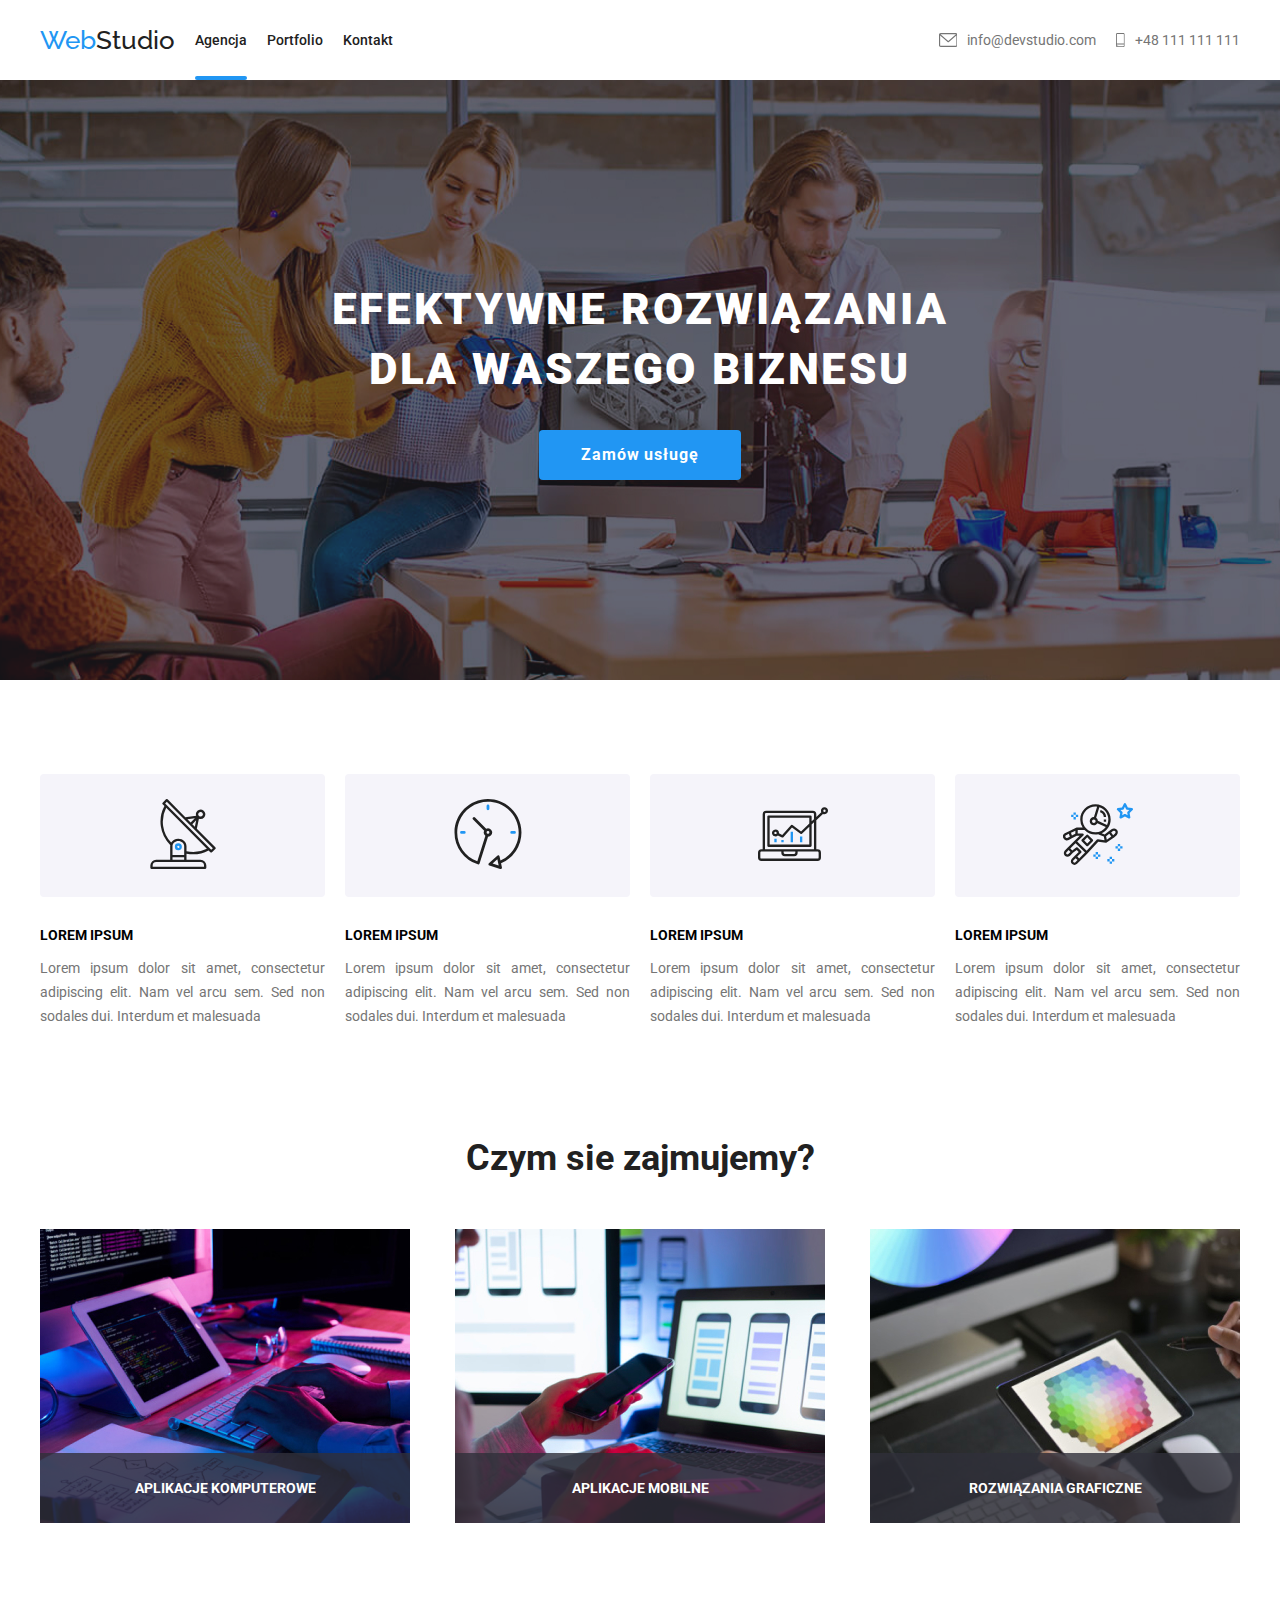
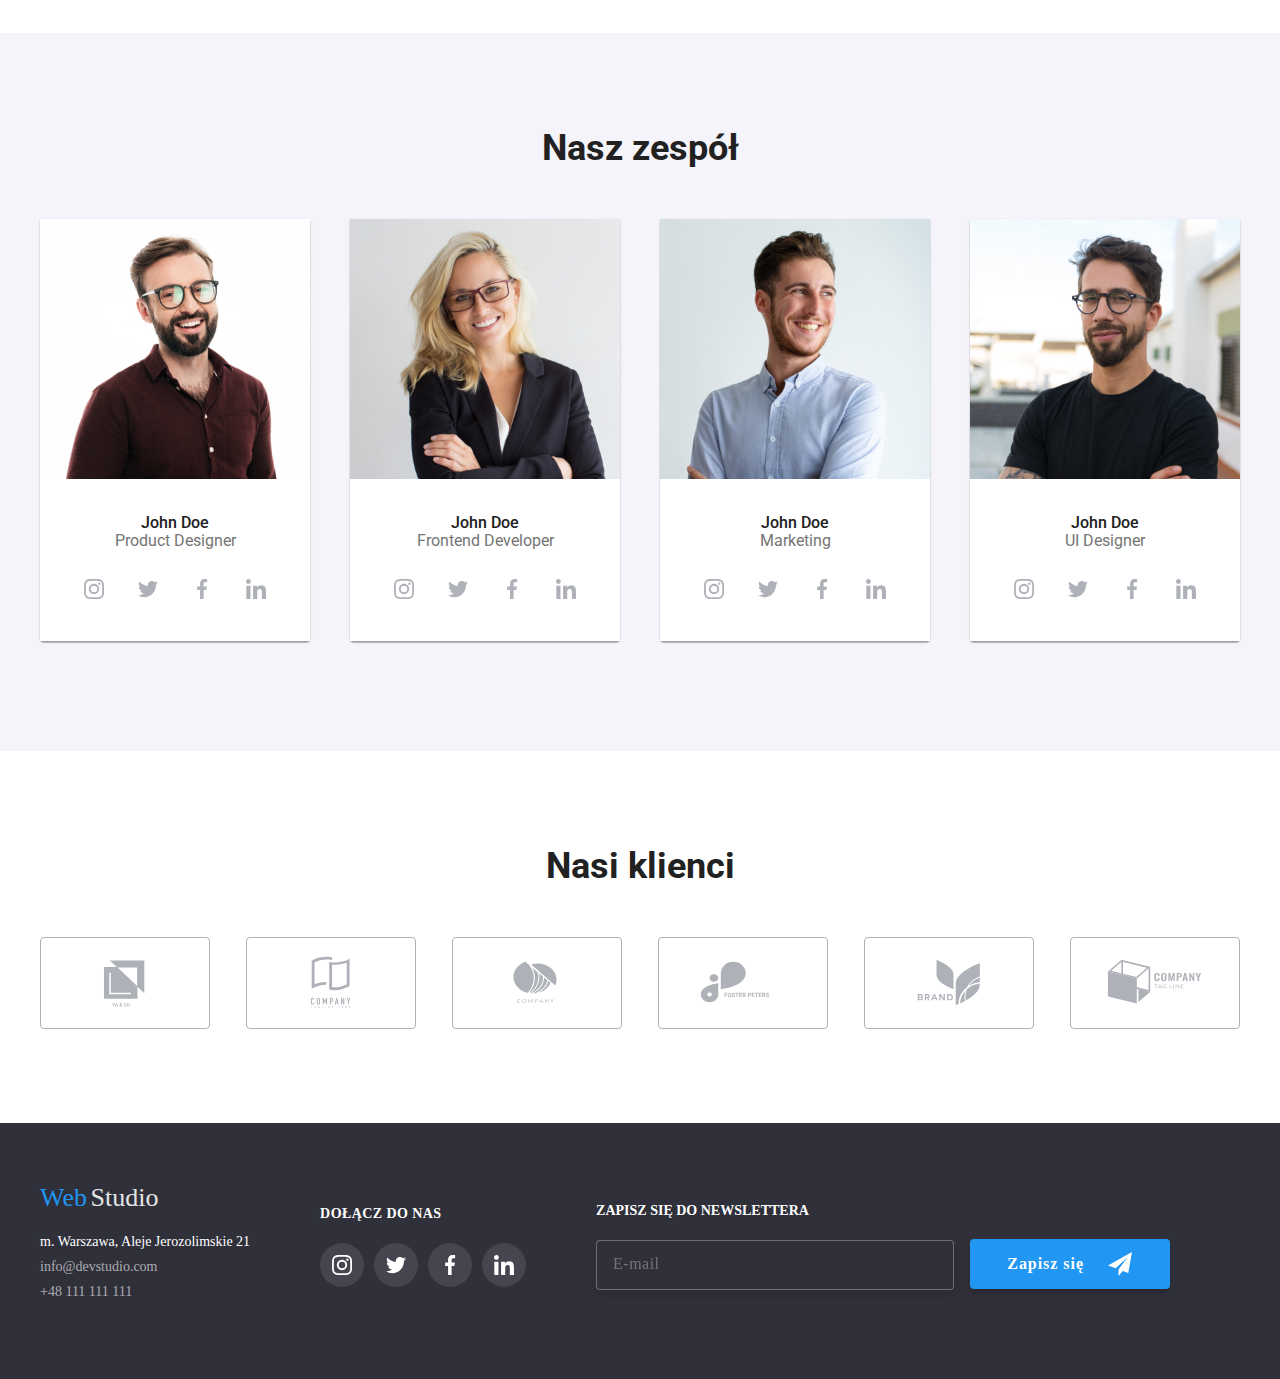
<file: index.html>
<!DOCTYPE html>
<html lang="pl">
<head>
    <title>Zadanie domowe studentów GOIT Polska</title>
    <meta charset="utf-8"/>
    <meta name="description" content="Zadanie domowe studentów #1"/>
    <link
            rel="stylesheet"
            href="https://cdn.jsdelivr.net/npm/modern-normalize@1.1.0/modern-normalize.css"
    />
    <link rel="stylesheet" href="./css/styles.css"/>
    <link rel="preconnect" href="https://fonts.googleapis.com"/>
    <link rel="preconnect" href="https://fonts.gstatic.com" crossorigin/>
    <link
            href="https://fonts.googleapis.com/css2?family=Raleway:wght@700&family=Roboto:wght@400;500;700;900&display=swap"
            rel="stylesheet"
    />
</head>
<body>
<header class="header-elements">
    <nav class="nav-wrapper container">
        <ul class="nav-links">
            <li>
                <a class="nav-logo" href="./index.html">
                    <span class="web-color">Web</span>Studio
                </a>
            </li>
            <li>
                <a class="nav-menu active" href="./index.html">Agencja</a>
            </li>
            <li>
                <a class="nav-menu" href="./portfolio.html">Portfolio</a>
            </li>
            <li>
                <a class="nav-menu" href="">Kontakt</a>
            </li>
        </ul>
        <div class="nav-separator"></div>
        <ul class="nav-box-contacts">
            <li>
                <a class="nav-contacts" href="mailto:info@devstudio.com">
                    <svg class="icon icon-envelope">
                        <use xlink:href="./images/icons.svg#icon-envelope"></use>
                    </svg>
                    <span> info@devstudio.com </span>
                </a>
            </li>
            <li>
                <a class="nav-contacts" href="tel:+48111111111">
                    <svg class="icon icon-smartphone">
                        <use xlink:href="./images/icons.svg#icon-smartphone"></use>
                    </svg>
                    <span> +48 111 111 111 </span>
                </a>
            </li>
        </ul>
    </nav>
</header>
<main>
    <div class="main-banner">
        <div class="main-banner-gradient">
            <div class="container">
                <h1 class="main-banner-description">
                    Efektywne rozwiązania dla Waszego biznesu
                </h1>
                
                <button class="button-main" type="button" data-modal-open>
                    Zamów usługę
                </button>
            </div>
        </div>
    </div>
    <section class="main-description-wrapper">
        <div class="container">
            <ul class="main-description-box">
                <li>
                    <div class="main-description">
                        <div class="main-description-icon-container">
                            <svg class="icon icon-antenna-1">
                                <use xlink:href="./images/icons.svg#icon-antenna-1"></use>
                            </svg>
                        </div>
                        <h3 class="main-description-title">LOREM IPSUM</h3>
                        <p class="main-description-text">
                            Lorem ipsum dolor sit amet, consectetur adipiscing elit. Nam
                            vel arcu sem. Sed non sodales dui. Interdum et malesuada
                        </p>
                    </div>
                </li>
                <li>
                    <div class="main-description">
                        <div class="main-description-icon-container">
                            <svg class="icon icon-clock-1">
                                <use xlink:href="./images/icons.svg#icon-clock-1"></use>
                            </svg>
                        </div>
                        <h3 class="main-description-title">LOREM IPSUM</h3>
                        <p class="main-description-text">
                            Lorem ipsum dolor sit amet, consectetur adipiscing elit. Nam
                            vel arcu sem. Sed non sodales dui. Interdum et malesuada
                        </p>
                    </div>
                </li>
                <li>
                    <div class="main-description">
                        <div class="main-description-icon-container">
                            <svg class="icon icon-diagram-1">
                                <use xlink:href="./images/icons.svg#icon-diagram-1"></use>
                            </svg>
                        </div>
                        <h3 class="main-description-title">LOREM IPSUM</h3>
                        <p class="main-description-text">
                            Lorem ipsum dolor sit amet, consectetur adipiscing elit. Nam
                            vel arcu sem. Sed non sodales dui. Interdum et malesuada
                        </p>
                    </div>
                </li>
                <li>
                    <div class="main-description">
                        <div class="main-description-icon-container">
                            <svg class="icon icon-astronaut-1">
                                <use xlink:href="./images/icons.svg#icon-astronaut-1"></use>
                            </svg>
                        </div>
                        <h3 class="main-description-title">LOREM IPSUM</h3>
                        <p class="main-description-text">
                            Lorem ipsum dolor sit amet, consectetur adipiscing elit. Nam
                            vel arcu sem. Sed non sodales dui. Interdum et malesuada
                        </p>
                    </div>
                </li>
            </ul>
        </div>
    </section>
    <section class="section">
        <div class="container">
            <h2 class="section-headline">Czym sie zajmujemy?</h2>
            <ul class="section-working-kind">
                <li>
                    <figure>
                        <img
                                src="images/img1.jpg"
                                alt="Programista pracuje na komputerze"
                                width="370"
                                height="294"
                        />
                        <figcaption>
                            <p>Aplikacje komputerowe</p>
                        </figcaption>
                    </figure>
                </li>
                <li>
                    <figure>
                        <img
                                src="images/img2.jpg"
                                alt="Programista sprawdza wygląd strony na
      telefonie komórkowym"
                                width="370"
                                height="294"
                        />
                        <figcaption>
                            <p>Aplikacje mobilne</p>
                        </figcaption>
                    </figure>
                </li>
                <li>
                    <figure>
                        <img
                                src="images/img3.jpg"
                                alt="Programista sprawdza paletę kolorów"
                                width="370"
                                height="294"
                        />
                        <figcaption>
                            <p>Rozwiązania graficzne</p>
                        </figcaption>
                    </figure>
                </li>
            </ul>
        </div>
    </section>
    <section class="section section-background">
        <div class="container">
            <h2 class="section-headline">Nasz zespół</h2>
            <ul class="about-us">
                <li>
                    <figure>
                        <img
                                src="images/img4.jpg"
                                alt="John Doe"
                                width="270"
                                height="260"
                        />
                        <figcaption>
                            <p class="about-name">John Doe</p>
                            <p class="about-position">Product Designer</p>
                            <div class="about-us-socialmedia">
                                <ul class="socialmedia-wrapper">
                                    <li>
                                        <svg class="icon icon-instagram-2">
                                            <use
                                                    xlink:href="./images/icons.svg#icon-instagram-2"
                                            ></use>
                                        </svg>
                                    </li>
                                    <li>
                                        <svg class="icon icon-twitter-1">
                                            <use
                                                    xlink:href="./images/icons.svg#icon-twitter-1"
                                            ></use>
                                        </svg>
                                    </li>
                                    <li>
                                        <svg class="icon icon-facebook-1">
                                            <use
                                                    xlink:href="./images/icons.svg#icon-facebook-1"
                                            ></use>
                                        </svg>
                                    </li>
                                    <li>
                                        <svg class="icon icon-linkedin-1">
                                            <use
                                                    xlink:href="./images/icons.svg#icon-linkedin-1"
                                            ></use>
                                        </svg>
                                    </li>
                                </ul>
                            </div>
                        </figcaption>
                    </figure>
                </li>
                <li>
                    <figure>
                        <img
                                src="images/img5.jpg"
                                alt="John Doe"
                                width="270"
                                height="260"
                        />
                        <figcaption>
                            <p class="about-name">John Doe</p>
                            <p class="about-position">Frontend Developer</p>
                            <div class="about-us-socialmedia">
                                <ul class="socialmedia-wrapper">
                                    <li>
                                        <svg class="icon icon-instagram-2">
                                            <use
                                                    xlink:href="./images/icons.svg#icon-instagram-2"
                                            ></use>
                                        </svg>
                                    </li>
                                    <li>
                                        <svg class="icon icon-twitter-1">
                                            <use
                                                    xlink:href="./images/icons.svg#icon-twitter-1"
                                            ></use>
                                        </svg>
                                    </li>
                                    <li>
                                        <svg class="icon icon-facebook-1">
                                            <use
                                                    xlink:href="./images/icons.svg#icon-facebook-1"
                                            ></use>
                                        </svg>
                                    </li>
                                    <li>
                                        <svg class="icon icon-linkedin-1">
                                            <use
                                                    xlink:href="./images/icons.svg#icon-linkedin-1"
                                            ></use>
                                        </svg>
                                    </li>
                                </ul>
                            </div>
                        </figcaption>
                    </figure>
                </li>
                <li>
                    <figure>
                        <img
                                src="images/img6.jpg"
                                alt="John Doe"
                                width="270"
                                height="260"
                        />
                        <figcaption>
                            <p class="about-name">John Doe</p>
                            <p class="about-position">Marketing</p>
                            <div class="about-us-socialmedia">
                                <ul class="socialmedia-wrapper">
                                    <li>
                                        <svg class="icon icon-instagram-2">
                                            <use
                                                    xlink:href="./images/icons.svg#icon-instagram-2"
                                            ></use>
                                        </svg>
                                    </li>
                                    <li>
                                        <svg class="icon icon-twitter-1">
                                            <use
                                                    xlink:href="./images/icons.svg#icon-twitter-1"
                                            ></use>
                                        </svg>
                                    </li>
                                    <li>
                                        <svg class="icon icon-facebook-1">
                                            <use
                                                    xlink:href="./images/icons.svg#icon-facebook-1"
                                            ></use>
                                        </svg>
                                    </li>
                                    <li>
                                        <svg class="icon icon-linkedin-1">
                                            <use
                                                    xlink:href="./images/icons.svg#icon-linkedin-1"
                                            ></use>
                                        </svg>
                                    </li>
                                </ul>
                            </div>
                        </figcaption>
                    </figure>
                </li>
                <li>
                    <figure>
                        <img
                                src="images/img7.jpg"
                                alt="John Doe"
                                width="270"
                                height="260"
                        />
                        <figcaption>
                            <p class="about-name">John Doe</p>
                            <p class="about-position">UI Designer</p>
                            <div class="about-us-socialmedia">
                                <ul class="socialmedia-wrapper">
                                    <li>
                                        <svg class="icon icon-instagram-2">
                                            <use
                                                    xlink:href="./images/icons.svg#icon-instagram-2"
                                            ></use>
                                        </svg>
                                    </li>
                                    <li>
                                        <svg class="icon icon-twitter-1">
                                            <use
                                                    xlink:href="./images/icons.svg#icon-twitter-1"
                                            ></use>
                                        </svg>
                                    </li>
                                    <li>
                                        <svg class="icon icon-facebook-1">
                                            <use
                                                    xlink:href="./images/icons.svg#icon-facebook-1"
                                            ></use>
                                        </svg>
                                    </li>
                                    <li>
                                        <svg class="icon icon-linkedin-1">
                                            <use
                                                    xlink:href="./images/icons.svg#icon-linkedin-1"
                                            ></use>
                                        </svg>
                                    </li>
                                </ul>
                            </div>
                        </figcaption>
                    </figure>
                </li>
            </ul>
        </div>
    </section>
    <section class="section">
        <div class="container">
            <h2 class="section-headline">Nasi klienci</h2>
            <ul class="our-customers">
                <li class="our-customers-icon-box">
                    <svg class="icon icon-Logo">
                        <use xlink:href="./images/icons.svg#icon-Logo"></use>
                    </svg>
                </li>
                <li class="our-customers-icon-box">
                    <svg class="icon icon-Logo1">
                        <use xlink:href="./images/icons.svg#icon-Logo1"></use>
                    </svg>
                </li>
                <li class="our-customers-icon-box">
                    <svg class="icon icon-Logo2">
                        <use xlink:href="./images/icons.svg#icon-Logo2"></use>
                    </svg>
                </li>
                <li class="our-customers-icon-box">
                    <svg class="icon icon-Logo3">
                        <use xlink:href="./images/icons.svg#icon-Logo3"></use>
                    </svg>
                </li>
                <li class="our-customers-icon-box">
                    <svg class="icon icon-Logo4">
                        <use xlink:href="./images/icons.svg#icon-Logo4"></use>
                    </svg>
                </li>
                <li class="our-customers-icon-box">
                    <svg class="icon icon-Logo5">
                        <use xlink:href="./images/icons.svg#icon-Logo5"></use>
                    </svg>
                </li>
            </ul>
        </div>
    </section>
</main>
<footer class="footer">
    <div class="container">
        <div class="footer-contact">
            <div>
                <div class="footer-color-container">
                    <span class="footer-color-web">Web</span>
                    <span class="footer-color-studio">Studio</span>
                </div>
                <div>
                    <address>
                        <p class="footer-adress">m. Warszawa, Aleje Jerozolimskie 21</p>
                        <a class="footer-contact" href="mailto:info@devstudio.com">
                            info@devstudio.com
                        </a>
                        <a class="footer-contact" href="tel:+48111111111"
                        >+48 111 111 111</a>
                    </address>
                </div>
            </div>
            <div class="footer-box-socialmedia">
                <span>Dołącz do nas</span>
                <ul class="footer-socialmedia-wrapper">
                    <li>
                        <svg class="icon icon-instagram-2">
                            <use xlink:href="./images/icons.svg#icon-instagram-2"></use>
                        </svg>
                    </li>
                    <li>
                        <svg class="icon icon-twitter-1">
                            <use xlink:href="./images/icons.svg#icon-twitter-1"></use>
                        </svg>
                    </li>
                    <li>
                        <svg class="icon icon-facebook-1">
                            <use xlink:href="./images/icons.svg#icon-facebook-1"></use>
                        </svg>
                    </li>
                    <li>
                        <svg class="icon icon-linkedin-1">
                            <use xlink:href="./images/icons.svg#icon-linkedin-1"></use>
                        </svg>
                    </li>
                </ul>
            </div>
            <section class="footer-title-newsletter">
                <h4>Zapisz się do newslettera</h4>
                <form name="signup_form" autocomplete="on" novalidate>
                    <label>
                        <input type="email" name="E-mail" placeholder="E-mail" class="newsletter"/>
                    </label>
                    <button type="submit" class="button-newsletter">
                        <span class="button-newsletter-text">Zapisz się</span>
                        <svg class="icon icon-icon-send">
                            <use xlink:href="./images/icons.svg#icon-icon_send"></use>
                        </svg>
                    </button>
                </form>
            </section>
        </div>
    </div>
</footer>
<div class="backdrop is-hidden" data-modal>
    <div class="modal-box">
        <button class="button-main-open" data-modal-close type="button">
            <svg class="icon icon-close-black-18dp-2-1">
                <use xlink:href="./images/icons.svg#icon-close-black-18dp-2-1"></use>
            </svg>
        </button>
        <h2 class="modal-form-title">Zostaw swoje dane w formularzu poniżej</h2>
        <form name="signup_form" autocomplete="on">
            <label class="form-element form-element-input">
                <span class="modal-form-text">Imię</span>
                <input type="text" name="name" class="modal-form-box">
                <svg class="modal-icon-name input-icon">
                    <use xlink:href="images/icons.svg#icon-icon_person"></use>
                </svg>
            </label>
            <label class="form-element form-element-input">
                <span class="modal-form-text">Telefon</span>
                <input type="tel" name="phone_number" class="modal-form-box">
                <svg class="modal-icon-phone input-icon">
                    <use xlink:href="images/icons.svg#icon-icon_tel"></use>
                </svg>
            </label>
            <label class="form-element form-element-input">
                <span class="modal-form-text">E-mail</span>
                <input type="email" name="email" class="modal-form-box">
                <svg class="modal-icon-mail input-icon">
                    <use xlink:href="./images/icons.svg#icon-email-black-18dp-1"></use>
                </svg>
            </label>
            <label class="form-element form-element-input">
                <span class="modal-form-text">Komentarz</span>
                <textarea class="modal-form-textarea" name="feedback" rows="6" placeholder="Wprowadź tekst"></textarea>
            </label>
            <label class="modal-checkbox">
                <span class="modal-checkbox-text">Oświadczam iż akceptuję <a href="" class="modal-checkbox-link">Regulamin</a>
                    i <a href="" class="modal-checkbox-link">Politykę Prywatności</a>.</span>
                <input type="checkbox" name="statute"
                       value="Oświadczam iż akceptuję Regulamin i Politykę Prywatności."/>
                <span class="checkmark">
                    <svg class="modal-checkbox-icon"><use xlink:href="./images/icons.svg#icon-icon-check"></use></svg>
                  </span>
            </label>
            <div class="modal-button-position">
                <button type="submit" class="modal-form-button">Wyślij</button>
            </div>
        </form>
    </div>
</div>
<script src="./js/modal.js"></script>
</body>
</html>
</file>
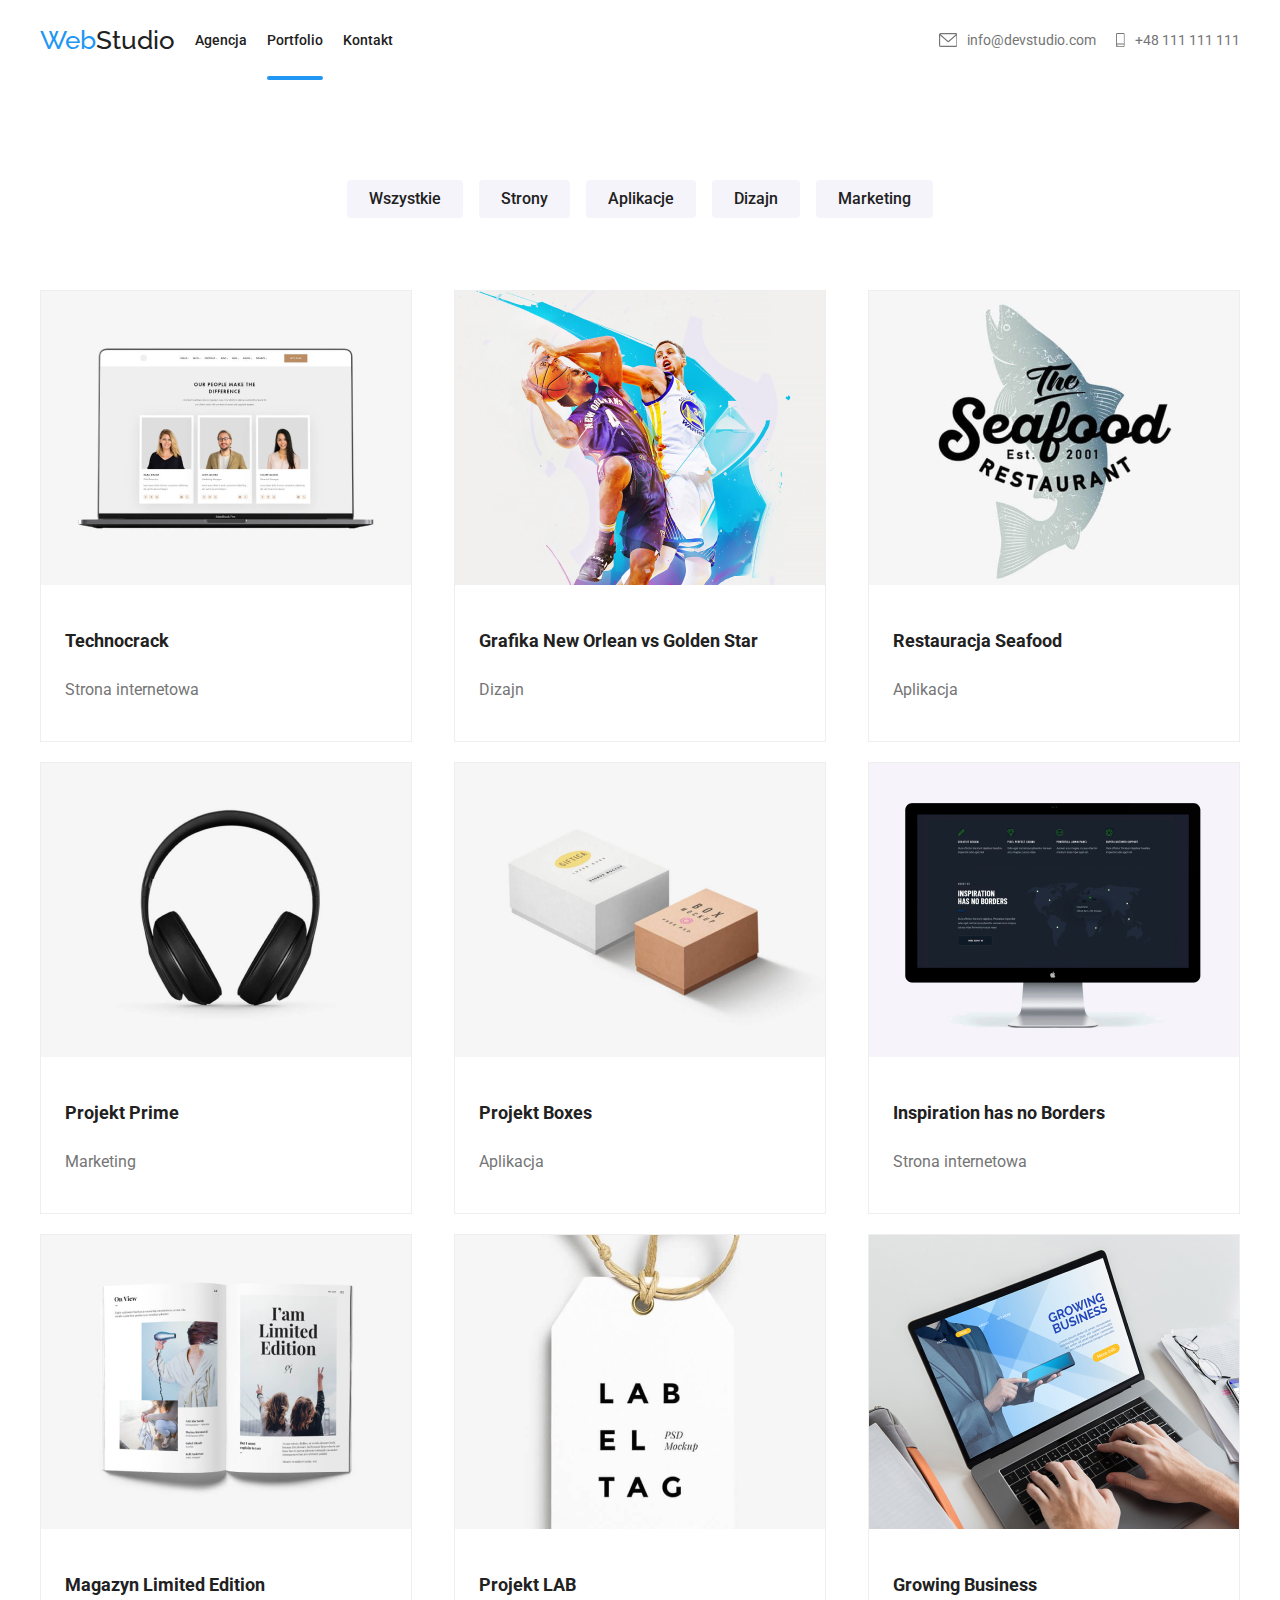
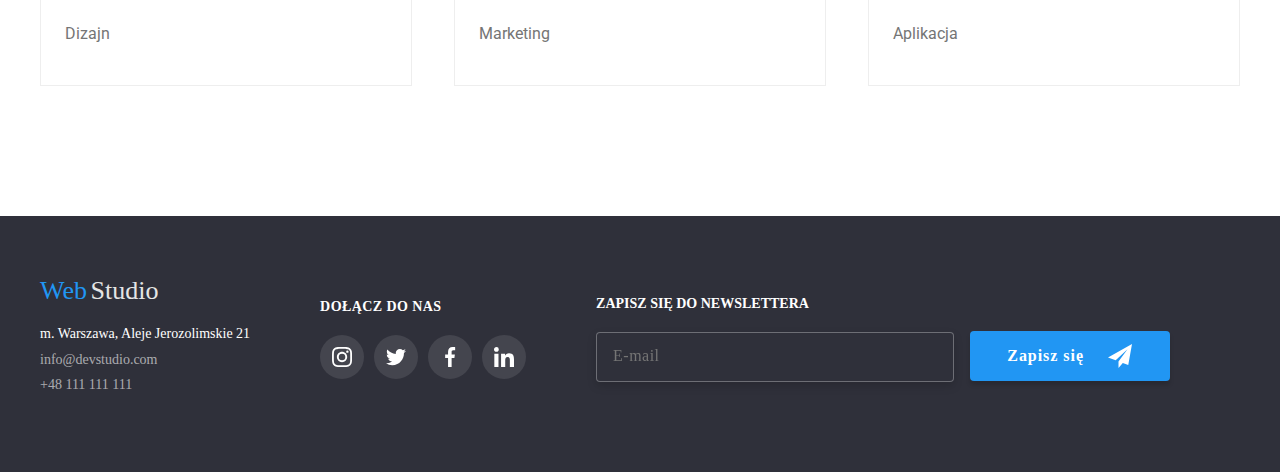
<file: portfolio.html>
<!DOCTYPE html>
<html lang="pl">
<head>
    <title>Zadanie domowe studentów GOIT Polska</title>
    <meta charset="utf-8"/>
    <meta name="description" content="Zadanie domowe studentów #1"/>
    <link
            rel="stylesheet"
            href="https://cdn.jsdelivr.net/npm/modern-normalize@1.1.0/modern-normalize.css"
    />
    <link rel="stylesheet" href="./css/styles.css"/>
    <link rel="preconnect" href="https://fonts.googleapis.com"/>
    <link rel="preconnect" href="https://fonts.gstatic.com" crossorigin/>
    <link
            href="https://fonts.googleapis.com/css2?family=Raleway:wght@700&family=Roboto:wght@400;500;700;900&display=swap"
            rel="stylesheet"
    />
</head>
<body>
<header class="header-elements">
    <nav class="nav-wrapper container">
        <ul class="nav-links">
            <li>
                <a class="nav-logo" href="./index.html">
                    <span class="web-color">Web</span>Studio
                </a>
            </li>
            <li>
                <a class="nav-menu" href="./index.html">Agencja</a>
            </li>
            <li>
                <a class="nav-menu active" href="./portfolio.html">Portfolio</a>
            </li>
            <li>
                <a class="nav-menu" href="">Kontakt</a>
            </li>
        </ul>
        <div class="nav-separator"></div>
        <ul class="nav-box-contacts">
            <li>
                <a class="nav-contacts" href="mailto:info@devstudio.com">
                    <svg class="icon icon-envelope">
                        <use xlink:href="./images/icons.svg#icon-envelope"></use>
                    </svg>
                    <span> info@devstudio.com </span>
                </a>
            </li>
            <li>
                <a class="nav-contacts" href="tel:+48111111111">
                    <svg class="icon icon-smartphone">
                        <use xlink:href="./images/icons.svg#icon-smartphone"></use>
                    </svg>
                    <span> +48 111 111 111 </span>
                </a>
            </li>
        </ul>
    </nav>
</header>
<main>
    <nav>
        <ul class="portfolio-button container">
            <li>
                <button class="portfolio-button-nav" type="button">
                    Wszystkie
                </button>
            </li>
            <li>
                <button class="portfolio-button-nav" type="button">Strony</button>
            </li>
            <li>
                <button class="portfolio-button-nav" type="button">
                    Aplikacje
                </button>
            </li>
            <li>
                <button class="portfolio-button-nav" type="button">Dizajn</button>
            </li>
            <li>
                <button class="portfolio-button-nav" type="button">
                    Marketing
                </button>
            </li>
        </ul>
    </nav>
    <div class="about-all-projects container">
        <ul class="about-all-projects-list">
            <li>
                <figure>
                    <div class="about-projects-description">
                        <p>Technocrack jest popularną platformą wykorzystywaną do rozpowszechniania koronawirusa. Firmy
                            wykorzystują tę platformę do celów szpiegowskich i ataków na niezabezpieczone serwery
                            konkurencji</p>
                    </div>
                    <img
                            src="./images/img8.jpg"
                            alt="Technocrack"
                            width="370"
                            height="294"
                    />
                    <figcaption>
                        <p class="about-projects-title">Technocrack</p>
                        <p class="about-projects-type">Strona internetowa</p>
                    </figcaption>
                </figure>
            </li>
            <li>
                <figure>
                    <div class="about-projects-description">
                        <p>Technocrack jest popularną platformą wykorzystywaną do rozpowszechniania koronawirusa. Firmy
                            wykorzystują tę platformę do celów szpiegowskich i ataków na niezabezpieczone serwery
                            konkurencji</p>
                    </div>
                    <img
                            src="./images/img9.jpg"
                            alt="Grafika New Orlean vs Golden Star"
                            width="370"
                            height="294"
                    />
                    <figcaption>
                        <p class="about-projects-title">
                            Grafika New Orlean vs Golden Star
                        </p>
                        <p class="about-projects-type">Dizajn</p>
                    </figcaption>
                </figure>
            </li>
            <li>
                <figure>
                    <div class="about-projects-description">
                        <p>Technocrack jest popularną platformą wykorzystywaną do rozpowszechniania koronawirusa. Firmy
                            wykorzystują tę platformę do celów szpiegowskich i ataków na niezabezpieczone serwery
                            konkurencji</p>
                    </div>
                    <img
                            src="./images/img10.jpg"
                            alt="Restauracja Seafood"
                            width="370"
                            height="294"
                    />
                    <figcaption>
                        <p class="about-projects-title">Restauracja Seafood</p>
                        <p class="about-projects-type">Aplikacja</p>
                    </figcaption>
                </figure>
            </li>
            <li>
                <figure>
                    <div class="about-projects-description">
                        <p>Technocrack jest popularną platformą wykorzystywaną do rozpowszechniania koronawirusa. Firmy
                            wykorzystują tę platformę do celów szpiegowskich i ataków na niezabezpieczone serwery
                            konkurencji</p>
                    </div>
                    <img
                            src="./images/img11.jpg"
                            alt="Projekt Prime"
                            width="370"
                            height="294"
                    />
                    <figcaption>
                        <p class="about-projects-title">Projekt Prime</p>
                        <p class="about-projects-type">Marketing</p>
                    </figcaption>
                </figure>
            </li>
            <li>
                <figure>
                    <div class="about-projects-description">
                        <p>Technocrack jest popularną platformą wykorzystywaną do rozpowszechniania koronawirusa. Firmy
                            wykorzystują tę platformę do celów szpiegowskich i ataków na niezabezpieczone serwery
                            konkurencji</p>
                    </div>
                    <img
                            src="./images/img12.jpg"
                            alt="Projekt Boxes"
                            width="370"
                            height="294"
                    />
                    <figcaption>
                        
                        <p class="about-projects-title">Projekt Boxes</p>
                        <p class="about-projects-type">Aplikacja</p>
                    </figcaption>
                </figure>
            </li>
            <li>
                <figure>
                    <div class="about-projects-description">
                        <p>Technocrack jest popularną platformą wykorzystywaną do rozpowszechniania koronawirusa. Firmy
                            wykorzystują tę platformę do celów szpiegowskich i ataków na niezabezpieczone serwery
                            konkurencji</p>
                    </div>
                    <img
                            src="./images/img13.jpg"
                            alt="Inspiration has no Borders"
                            width="370"
                            height="294"
                    />
                    <figcaption>
                        <p class="about-projects-title">Inspiration has no Borders</p>
                        <p class="about-projects-type">Strona internetowa</p>
                    </figcaption>
                </figure>
            </li>
            <li>
                <figure>
                    <div class="about-projects-description">
                        <p>Technocrack jest popularną platformą wykorzystywaną do rozpowszechniania koronawirusa. Firmy
                            wykorzystują tę platformę do celów szpiegowskich i ataków na niezabezpieczone serwery
                            konkurencji</p>
                    </div>
                    <img
                            src="./images/img14.jpg"
                            alt="Magazyn Limited Edition"
                            width="370"
                            height="294"
                    />
                    <figcaption>
                        
                        <p class="about-projects-title">Magazyn Limited Edition</p>
                        <p class="about-projects-type">Dizajn</p>
                    </figcaption>
                </figure>
            </li>
            <li>
                <figure>
                    <div class="about-projects-description">
                        <p>Technocrack jest popularną platformą wykorzystywaną do rozpowszechniania koronawirusa. Firmy
                            wykorzystują tę platformę do celów szpiegowskich i ataków na niezabezpieczone serwery
                            konkurencji</p>
                    </div>
                    <img
                            src="./images/img15.jpg"
                            alt="Projekt LAB"
                            width="370"
                            height="294"
                    />
                    <figcaption>
                        <p class="about-projects-title">Projekt LAB</p>
                        <p class="about-projects-type">Marketing</p>
                    </figcaption>
                </figure>
            </li>
            <li>
                <figure>
                    <div class="about-projects-description">
                        <p>Technocrack jest popularną platformą wykorzystywaną do rozpowszechniania koronawirusa. Firmy
                            wykorzystują tę platformę do celów szpiegowskich i ataków na niezabezpieczone serwery
                            konkurencji</p>
                    </div>
                    <img
                            src="./images/img16.jpg"
                            alt="Growing Business"
                            width="370"
                            height="294"
                    />
                    <figcaption>
                        
                        <p class="about-projects-title">Growing Business</p>
                        <p class="about-projects-type">Aplikacja</p>
                    </figcaption>
                </figure>
            </li>
        </ul>
    </div>
</main>
<footer class="footer">
    <div class="container">
        <div class="footer-contact">
            <div>
                <div class="footer-color-container">
                    <span class="footer-color-web">Web</span>
                    <span class="footer-color-studio">Studio</span>
                </div>
                <div>
                    <address>
                        <p class="footer-adress">m. Warszawa, Aleje Jerozolimskie 21</p>
                        <a class="footer-contact" href="mailto:info@devstudio.com">
                            info@devstudio.com
                        </a>
                        <a class="footer-contact" href="tel:+48111111111"
                        >+48 111 111 111</a
                        >
                    </address>
                </div>
            </div>
            <div class="footer-box-socialmedia">
                <span>Dołącz do nas</span>
                <ul class="footer-socialmedia-wrapper">
                    <li>
                        <svg class="icon icon-instagram-2">
                            <use xlink:href="./images/icons.svg#icon-instagram-2"></use>
                        </svg>
                    </li>
                    <li>
                        <svg class="icon icon-twitter-1">
                            <use xlink:href="./images/icons.svg#icon-twitter-1"></use>
                        </svg>
                    </li>
                    <li>
                        <svg class="icon icon-facebook-1">
                            <use xlink:href="./images/icons.svg#icon-facebook-1"></use>
                        </svg>
                    </li>
                    <li>
                        <svg class="icon icon-linkedin-1">
                            <use xlink:href="./images/icons.svg#icon-linkedin-1"></use>
                        </svg>
                    </li>
                </ul>
            </div>
            <section class="footer-title-newsletter">
                <h4>Zapisz się do newslettera</h4>
                <form name="signup_form" autocomplete="on" novalidate>
                    <label>
                        <input type="email" name="E-mail" placeholder="E-mail" class="newsletter"/>
                    </label>
                    <button type="submit" class="button-newsletter">
                        <span class="button-newsletter-text">Zapisz się</span>
                        <svg class="icon icon-icon-send">
                            <use xlink:href="./images/icons.svg#icon-icon_send"></use>
                        </svg>
                    </button>
                </form>
            </section>
        </div>
    </div>
</footer>
</body>
</html>
</file>
<file: css/styles.css>
:root {
    --light-blue: #2196f3;
    --grey: #757575;
    --black: #212121;
    --white: #e5e5e5;
    --main-banner: #2f303a;
    --white-main-banner: #ffffff;
    --white-transparent: rgba(255, 255, 255, 0.6);
    --white-transparent-background: rgba(255, 255, 255, 0.1);
    --grey-transparent-background: rgba(47, 48, 58, 0.8);
    --blue-transparent-background: rgba(33, 150, 243, 0.9);
    --grey-transparent-background-all: rgba(0, 0, 0, 0.2);
    --black-banner-background: rgba(47, 48, 58, 0.4);
    --portfolio-button: #f5f4fa;
    --social-icon: #afb1b8;
    --flex-gap: 1.25rem;
    --social-icons-gap: 10px;
    --button-radius: 4px;
    --cubic-bezier: cubic-bezier(0.4, 0, 0.2, 1);
}

body {
    color: var(--grey);
    background-color: var(--white-main-banner);
    margin: 0;
    padding: 0;
    font-family: "Roboto", sans-serif;
}

.container {
    margin: 0 auto;
    width: 1200px;
}

.section {
    padding: 94px 0;
}


.header-elements {
    background-color: var(--white-main-banner);
    line-height: 1.17;
    box-sizing: border-box;
    width: 100%;
    display: block;
    height: 80px;
}

.nav-links a {
    color: var(--black);
}

.nav-links {
    font-size: 14px;
    text-decoration: none;
    box-sizing: border-box;
    list-style: none;
    padding: 0;
    display: flex;
    gap: var(--flex-gap);
    justify-content: space-around;
    align-items: center;
    height: 100%;
    position: relative;
}

.nav-links li {
    position: relative;
    height: 100%;
    display: flex;
    align-items: center;
    justify-content: center;
}

.nav-logo {
    font-size: 26px;
    font-family: Raleway, serif;
    text-decoration: none;
}

.nav-logo {
    color: var(--light-blue);
    transition: color 250ms var(--cubic-bezier);
}

.nav-menu {
    text-decoration: none;
    font-size: 14px;
}

.nav-menu:after {
    display: block;
    content: "";
    position: absolute;
    width: 100%;
    height: 4px;
    background-color: var(--light-blue);
    border-radius: 2px;
    bottom: 0;
    text-align: center;
    transition: opacity 250ms var(--cubic-bezier);
    opacity: 0;
}

.nav-menu:hover:after,
.active::after {
    opacity: 1;
}

.nav-menu,
.nav-links {
    font-weight: 500;
    transition: color 250ms var(--cubic-bezier);
}

.nav-links a:hover,
.nav-links a:focus,
.nav-contacts:hover,
.nav-contacts:focus {
    color: var(--light-blue);
}

.nav-contacts:hover path,
.nav-contacts:focus path {
    fill: var(--light-blue);
}

.nav-contacts path {
    fill: var(--grey);
}

.web-color {
    color: var(--light-blue);
}

.nav-contacts {
    color: var(--grey);
    text-decoration: none;
    font-size: 14px;
    box-sizing: border-box;
    display: flex;
    justify-content: flex-start;
    align-items: flex-start;
    transition: color 250ms var(--cubic-bezier);
}

.nav-contacts > svg {
    margin-right: 10px;
    height: 1rem;
}

.main-banner {
    color: var(--white-main-banner);
    background: url("../images/Img17.jpg") no-repeat 50% 50% / cover;
    text-align: center;
    box-sizing: border-box;
}

.main-banner-gradient {
    background-color: var(--black-banner-background);
    padding: 200px 0;
}

.main-banner > h1 {
    font-size: 44px;
    font-weight: 900;
    line-height: 1.36;
    text-align: center;
    text-transform: uppercase;
}

.main-banner-description {
    line-height: 1.36;
    font-weight: 900;
    text-transform: uppercase;
    font-size: 44px;
    text-align: center;
    width: 696px;
    margin: 0 auto 30px auto;
    letter-spacing: 0.06em;
}

.backdrop {
    background-color: var(--grey-transparent-background-all);
    position: fixed;
    z-index: 3;
    width: 100%;
    height: 100%;
    top: 0;
    left: 0;
    margin: 0;
    padding: 0;
    display: flex;
    align-items: center;
    justify-content: center;
    transition: visibility, opacity;
    transition-duration: 250ms;
    transition-timing-function: linear;
}

.backdrop.is-hidden {
    position: absolute;
    opacity: 0;
    pointer-events: none;
    visibility: hidden;
}

.is-hidden .modal-box {
    transform: scale(0);

}

.modal-box {
    width: 528px;
    border-radius: 4px;
    background-color: rgba(255, 255, 255, 1);
    display: flex;
    flex-flow: column nowrap;
    justify-content: flex-end;
    position: relative;
    z-index: 1;
    transition: transform;
    transform: scale(1);
    transition-duration: 250ms;
    transition-timing-function: linear;
}

.button-close {
    background-color: rgba(255, 255, 255, 1);
    width: 30px;
    height: 30px;
    border-radius: 50%;
    border: 1px solid rgba(0, 0, 0, 0.1);
    color: rgba(0, 0, 0, 1);
    cursor: pointer;
    margin-top: 8px;
    margin-right: 8px;
    box-sizing: border-box;
    left: 1032px;
    top: 235px;
}

.modal-form-title {
    font-family: Roboto serif;
    font-size: 20px;
    font-weight: 700;
    line-height: 23px;
    letter-spacing: 0.03em;
    text-align: center;
    color: var(--black);
    padding-bottom: 2px;
    padding-top: 2px;
    margin-top: 40px;
    margin-bottom: 12px;
}

.modal-form-box {
    width: 448px;
    border: 1px solid rgba(33, 33, 33, 0.2);
    border-radius: 4px;
    height: 40px;
    position: relative;
    padding-left: 42px;
    box-sizing: border-box;
}

.modal-icon-name {
    fill: var(--black);
    height: 18px;
    width: 18px;
}

.modal-icon-phone {
    fill: var(--black);
    height: 18px;
    width: 18px;
}

.modal-icon-mail {
    fill: var(--black);
    left: 18px;
    top: 18px;
}

.modal-form-text {
    font-family: Roboto serif;
    font-size: 12px;
    font-weight: 400;
    line-height: 14px;
    letter-spacing: 0.01em;
    text-align: left;
    color: var(--grey);
    margin-top: 10px;
    margin-bottom: 4px;
}

.modal-form-text > svg {
    width: 18px;
    height: 18px;
}

.form-element {
    display: flex;
    flex-flow: column nowrap;
}

.form-element-input {
    position: relative;
    width: 448px;
    margin: 0 auto;
}

.input-icon {
    position: absolute;
    z-index: 2;
    left: 11px;
    top: 39px;
    height: 18px;
    width: 18px;
}

textarea {
    width: 448px;
    border: 1px solid rgba(33, 33, 33, 0.2);
    border-radius: 4px;
    height: 120px;
    resize: none;
    padding-top: 12px;
    padding-left: 16px;
}

textarea::placeholder {
    font-family: Roboto serif;
    font-style: normal;
    font-weight: 400;
    font-size: 12px;
    line-height: 14px;
    letter-spacing: 0.01em;
    color: rgba(117, 117, 117, 0.5);
}

.modal-checkbox {
    display: block;
    position: relative;
    cursor: pointer;
    margin-top: 20px;
    margin-bottom: 30px;
}

.modal-checkbox input {
    opacity: 0;
    cursor: pointer;
    height: 0;
    width: 0;
}

.checkmark {
    height: 15px;
    width: 16px;
    background-color: var(--white-main-banner);
    border: 2px solid black;
    position: absolute;
    top: 3px;
    left: 63px;
    cursor: pointer;
    border-radius: 2px;
}

.modal-checkbox-icon {
    height: 15px;
    width: 16px;
    visibility: hidden;
}

.modal-checkbox input:checked ~ .checkmark .modal-checkbox-icon {
    background-color: var(--light-blue);
    border: none;
    border-radius: 2px;
    visibility: visible;
    position: absolute;
    top: -2px;
    left: -2px;
}

.modal-checkbox input:checked ~ .checkmark {
    border: 2px solid var(--white);
}

.modal-checkbox-text {
    font-family: Roboto serif;
    font-style: normal;
    font-weight: 400;
    font-size: 14px;
    line-height: 24px;
    letter-spacing: 0.03em;
    color: var(--grey);
    margin-top: 25px;
    margin-left: 88px;
    cursor: default;
}

.modal-checkbox-link {
    color: var(--light-blue);
    text-decoration: underline;
    cursor: pointer;
}

.modal-form-box:focus + .input-icon,
.modal-form-box:active + .input-icon,
.modal-form-textarea:focus,
.modal-form-textarea:active,
.modal-form-box:active,
.modal-form-box:focus {
    fill: var(--light-blue);
    border-color: var(--light-blue);
    outline: none;
    transition-duration: 250ms;
    transition-timing-function: var(--cubic-bezier);
    transition-property: outline-color, fill;
}

.modal-form-button {
    width: 200px;
    height: 50px;
    margin-bottom: 40px;
    background: #2196f3;
    box-shadow: 0 4px 4px rgba(0, 0, 0, 0.15);
    border: none;
    border-radius: 4px;
    font-family: Roboto serif;
    font-style: normal;
    font-weight: 700;
    font-size: 16px;
    line-height: 30px;
    cursor: pointer;
    text-align: center;
    letter-spacing: 0.06em;
    color: var(--white-main-banner);
    transition-duration: 250ms;
    transition-timing-function: var(--cubic-bezier);
    transition-property: transform;
}

.modal-form-button:hover {
    transform: scale(1.1);
}

.modal-button-position {
    display: flex;
    justify-content: center;
}

.button-main {
    color: var(--white-main-banner);
    background-color: var(--light-blue);
    font-size: 16px;
    line-height: 1.875;
    padding: 10px 42px;
    font-weight: 700;
    letter-spacing: 0.06em;
    border: 0;
    outline: none;
    cursor: pointer;
    border-radius: var(--button-radius);
}

.button-main-open {
    background-color: var(--white-main-banner);
    position: absolute;
    display: flex;
    align-items: flex-start;
    justify-content: flex-start;
    margin: 8px;
    padding: 0;
    height: 30px;
    width: 30px;
    cursor: pointer;
    outline: 0;
    border: none;
    top: 14px;
    right: 6px;
}

.button-main-open > svg {
    top: 8px;
    right: 8px;
    width: 30px;
    height: 30px;
}

.main-description-wrapper {
    padding-top: 94px;
}

.main-description-box {
    list-style: none;
    display: flex;
    justify-content: flex-start;
    padding: 0;
    margin: 0;
    gap: var(--flex-gap);
}

.main-description {
    font-size: 14px;
    text-align: justify;
    box-sizing: border-box;
}

.main-description-icon-container {
    padding: 25px 0;
    margin-bottom: 30px;
    background-color: var(--portfolio-button);
    border-radius: var(--button-radius);
    text-align: center;
}

.main-description-icon-container > svg {
    height: 70px;
    width: 70px;
}

.main-description-title {
    color: black;
    font-size: 14px;
    line-height: 1.17;
}

.main-description-text {
    line-height: 1.71;
}

.section-headline {
    color: var(--black);
    font-size: 36px;
    font-weight: 700;
    text-align: center;
    line-height: 1.17;
    box-sizing: border-box;
    margin-bottom: 50px;
    padding: 0;
    margin-top: 0;
}

.section-background {
    background-color: var(--portfolio-button);
}

.section-working-kind {
    display: flex;
    justify-content: space-between;
    align-items: center;
    list-style: none;
    padding: 0;
}

.section-working-kind figure {
    position: relative;
    margin: 0;
    height: 294px;
}

.section-working-kind figcaption {
    color: var(--white-main-banner);
    background-color: var(--grey-transparent-background);
    position: absolute;
    bottom: 0;
    text-transform: uppercase;
    width: 100%;
}

.section-working-kind figcaption p {
    font-size: 14px;
    font-weight: 700;
    text-align: center;
    padding: 27px 0;
    margin: 0;
}

.about-us {
    display: flex;
    justify-content: space-between;
    align-items: center;
    list-style: none;
    padding: 0;
}

.about-us > li {
    box-shadow: 0 1px 3px rgba(0, 0, 0, 0.12), 0 1px 1px rgba(0, 0, 0, 0.14),
    0 2px 1px rgba(0, 0, 0, 0.2);
    border-radius: 0 0 4px 4px;
}

.about-us figure {
    margin: 0;
    background-color: var(--white-main-banner);
}

.about-us figcaption {
    padding: 30px 0;
}

.about-us-socialmedia {
    margin-top: 16px;
}

.socialmedia-wrapper {
    list-style: none;
    padding: 0;
    display: flex;
    justify-content: center;
    align-items: center;
    flex-wrap: nowrap;
    gap: var(--social-icons-gap);
}

.socialmedia-wrapper > li {
    border-radius: 50%;
    text-align: center;
    width: 44px;
    height: 44px;
    padding: 12px;
    cursor: pointer;
    transition: color 250ms var(--cubic-bezier), background-color 250ms var(--cubic-bezier);
}

.socialmedia-wrapper > li:hover,
.socialmedia-wrapper > li:focus {
    background-color: var(--light-blue);
}

.socialmedia-wrapper > li,
.socialmedia-wrapper > li {
    box-sizing: border-box;
    color: var(--social-icon);
}

.socialmedia-wrapper > li:hover,
.socialmedia-wrapper > li:focus {
    color: var(--white-main-banner);
}

.about-us-socialmedia svg {
    width: 20px;
    height: 20px;
}

.about-name {
    color: var(--black);
    font-weight: 500;
    text-align: center;
    margin-bottom: 10px;
}

.about-position {
    text-align: center;
}

.about-name,
.about-position {
    line-height: 1.17;
    margin: 0;
    font-size: 16px;
}

.portfolio-button {
    font-size: 16px;
    line-height: 1.625;
    list-style: none;
    display: flex;
    justify-content: center;
    align-items: flex-start;
    gap: 1rem;
    border: 0;
    outline: 0;
    margin-top: 100px;
    margin-bottom: 56px;
    padding: 0;
}

.portfolio-button-nav {
    color: var(--black);
    background-color: var(--portfolio-button);
    font-size: 16px;
    line-height: 1.625;
    font-weight: 500;
    outline: none;
    border: 0;
    border-radius: var(--button-radius);
    padding: 6px 22px;
    cursor: pointer;

    transition: color 250ms var(--cubic-bezier), background-color 250ms var(--cubic-bezier), box-shadow 250ms var(--cubic-bezier);
}

.portfolio-button-nav:hover,
.portfolio-button-nav:focus {
    color: var(--portfolio-button);
    background-color: var(--light-blue);
    box-shadow: 0 1px 1px rgba(0, 0, 0, 0.12), 0 4px 4px rgba(0, 0, 0, 0.06),
    1px 4px 6px rgba(0, 0, 0, 0.16);
}

.about-projects-title {
    font-weight: 700;
    font-size: 18px;
    color: var(--black);
    line-height: 2;
    margin-bottom: 4px;
}

.about-projects-type {
    font-size: 16px;
    line-height: 1.875;
}

.about-projects-description {
    color: var(--white);
    background-color: var(--blue-transparent-background);
    font-family: Roboto serif;
    font-style: normal;
    font-size: 18px;
    font-weight: 400;
    line-height: 1.55;
    letter-spacing: 0.03em;
    position: absolute;
    z-index: 2;
    margin: 0;
    padding: 49px 45px 49px 24px;
    width: 370px;
    height: 294px;
    transform: translateY(100%);
    transition: transform 250ms var(--cubic-bezier);
}

.about-projects-description p {
    margin: 0;
}

.about-all-projects-list figure:hover .about-projects-description,
.about-all-projects-list figure:focus .about-projects-description {
    transform: translateY(0);
}

.about-all-projects {
    box-sizing: border-box;
    display: flex;
    flex-direction: column;
    align-items: center;
    margin-bottom: 114px;
}

.about-all-projects li {
    cursor: pointer;
    position: relative;
}

.about-all-projects-list {
    list-style: none;
    display: flex;
    flex-wrap: wrap;
    justify-content: space-between;
    gap: var(--flex-gap);
    padding: 0;
}

.about-all-projects-list figure {
    position: relative;
    border: 1px solid #eeeeee;
    margin: 0;
    height: 100%;
    display: flex;
    flex-flow: column;
    justify-content: flex-start;
    overflow: hidden;
}

.about-all-projects-list figcaption {
    position: relative;
    background-color: var(--white-main-banner);
    padding: 20px 24px;
    z-index: 3;
    margin: 0;
    flex-grow: 1;
}

.about-all-projects-list img {
    z-index: 1;
}

.about-all-projects-list figure:hover {
    box-shadow: 0 1px 1px rgba(0, 0, 0, 0.12), 0 4px 4px rgba(0, 0, 0, 0.06),
    1px 4px 6px rgba(0, 0, 0, 0.16);
}

.nav-wrapper {
    display: flex;
    justify-content: center;
    align-items: center;
    height: 80px;
}

.nav-separator {
    flex-grow: 1;
}

.nav-box-contacts {
    display: flex;
    align-items: flex-start;
    justify-content: flex-start;
    gap: var(--flex-gap);
    padding: 0;
    list-style: none;
}

.our-customers {
    display: flex;
    justify-content: space-between;
    align-items: center;
    list-style: none;
    padding: 0;
    margin: 0;
}

.our-customers svg {
    height: 60px;
    width: 106px;
}

.our-customers li {
    color: var(--social-icon);
}

.our-customers li:hover,
.our-customers li:focus {
    color: var(--light-blue);
    border: 1px solid var(--light-blue);
    cursor: pointer;
}

.our-customers-icon-box {
    box-sizing: border-box;
    width: 170px;
    height: 92px;
    border: 1px solid #afb1b8;
    border-radius: var(--button-radius);
    display: flex;
    justify-content: center;
    align-items: center;
    transition: color 250ms var(--cubic-bezier), border-color 250ms var(--cubic-bezier);
}

.footer {
    background-color: var(--main-banner);
    font-size: 14px;
    box-sizing: border-box;
    line-height: 1.17;
    padding: 60px 0;
    font-family: Raleway serif;
    text-decoration: none;
    width: 100%;
}

.footer-contact {
    display: flex;
    flex-flow: row nowrap;
    color: var(--white-transparent);
    gap: 70px;
    transition: color 250ms var(--cubic-bezier);
    align-content: center;
    align-items: center;
}

.footer-contact:hover,
.footer-contact:focus {
    color: var(--light-blue);
}

.footer-color-container {
    margin-bottom: 20px;
}

.footer-color-web {
    color: var(--light-blue);
    font-size: 26px;
}

.footer-color-studio {
    font-size: 26px;
    color: var(--white);
}

.footer-adress,
.footer-contact {
    font-family: Roboto serif;
    font-style: normal;
    text-decoration: none;
    margin-bottom: 9px;
    font-weight: 400;
}

.footer-adress {
    color: var(--white-main-banner);
}

.footer-box-socialmedia {
    padding: 0;
    gap: var(--flex-gap);
    display: flex;
    flex-direction: column;
}

.footer-box-socialmedia > span {
    letter-spacing: 0.03em;
    text-transform: uppercase;
    color: var(--white-main-banner);
    font-weight: 700;
}

.footer-socialmedia-wrapper {
    display: flex;
    list-style: none;
    margin: 0;
    cursor: pointer;
    flex-wrap: nowrap;
    padding: 0;
    gap: 10px;
}

.footer-socialmedia-wrapper svg {
    width: 20px;
    height: 20px;
}

.footer-socialmedia-wrapper li {
    padding: 12px;
    border-radius: 50%;
    text-align: center;
    display: flex;
    align-items: flex-start;
    background-color: var(--white-transparent-background);
    color: var(--white-main-banner);
    justify-content: space-between;
    transition: background-color 250ms var(--cubic-bezier);
}

.footer-socialmedia-wrapper li:hover,
.footer-socialmedia-wrapper li:focus {
    background-color: var(--light-blue);
}

.footer-title-newsletter > h4 {
    text-transform: uppercase;
    color: var(--white-main-banner);
    margin: 0;
}

.newsletter {
    margin-top: 20px;
    height: 50px;
    width: 358px;
    border: 1px solid rgba(255, 255, 255, 0.3);
    border-radius: 4px;
    background-color: var(--main-banner);
    filter: drop-shadow(0 4px 4px rgba(0, 0, 0, 0.15));
    padding-left: 16px;
    color: var(--white-main-banner);
}

input::placeholder {
    font-family: Roboto serif;
    font-size: 16px;
    font-weight: 400;
    line-height: 20px;
    letter-spacing: 0.03em;
    text-align: left;
}

.button-newsletter {
    color: var(--white-main-banner);
    height: 50px;
    width: 200px;
    border: none;
    border-radius: 4px;
    background-color: var(--light-blue);
    box-shadow: 0 4px 4px rgba(0, 0, 0, 0.15);
    font-family: Roboto serif;
    font-size: 16px;
    font-weight: 700;
    line-height: 30px;
    letter-spacing: 0.06em;
    cursor: pointer;
    display: inline-flex;
    justify-content: center;
    align-items: center;
    margin-left: 12px;
    transition-duration: 250ms;
    transition-timing-function: var(--cubic-bezier);
    transition-property: transform;
}

.button-newsletter:hover {
    transform: scale(1.1);
}

.icon-icon-send {
    fill: var(--white-main-banner);
    height: 24px;
    width: 24px;
}

.button-newsletter-text {
    padding: 10px 24px 10px 0;
}

.icon {
    display: inline-block;
    stroke-width: 0;
    stroke: currentColor;
    fill: currentColor;
}

.icon-Logo5 {
    width: 1.7666015625em;
}

.icon-Logo4 {
    width: 1.7666015625em;
}

.icon-Logo3 {
    width: 1.7666015625em;
}

.icon-Logo2 {
    width: 1.7666015625em;
}

.icon-Logo1 {
    width: 1.7373046875em;
}

.icon-Logo {
    width: 1.7373046875em;
}

.icon-envelope {
    width: 1.3330078125em;
}

.icon-smartphone {
    width: 0.625em;
}
</file>
